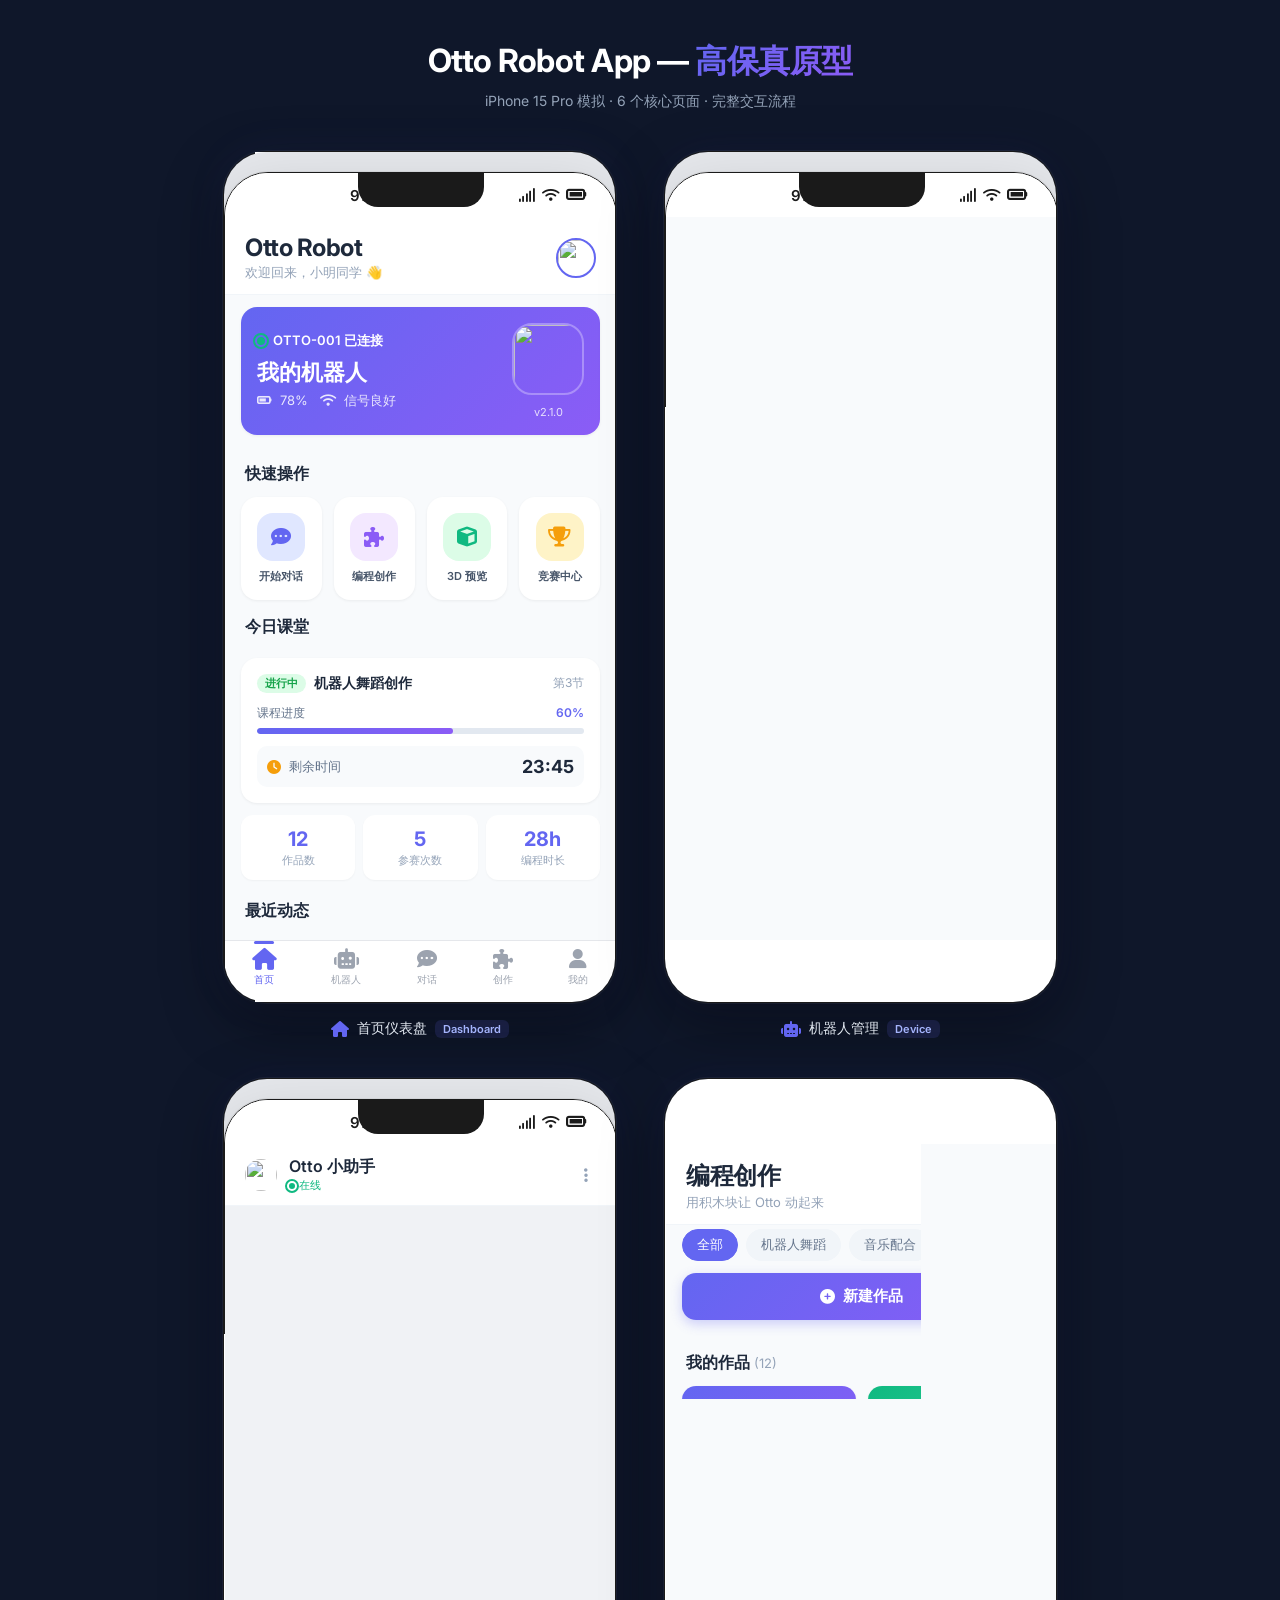
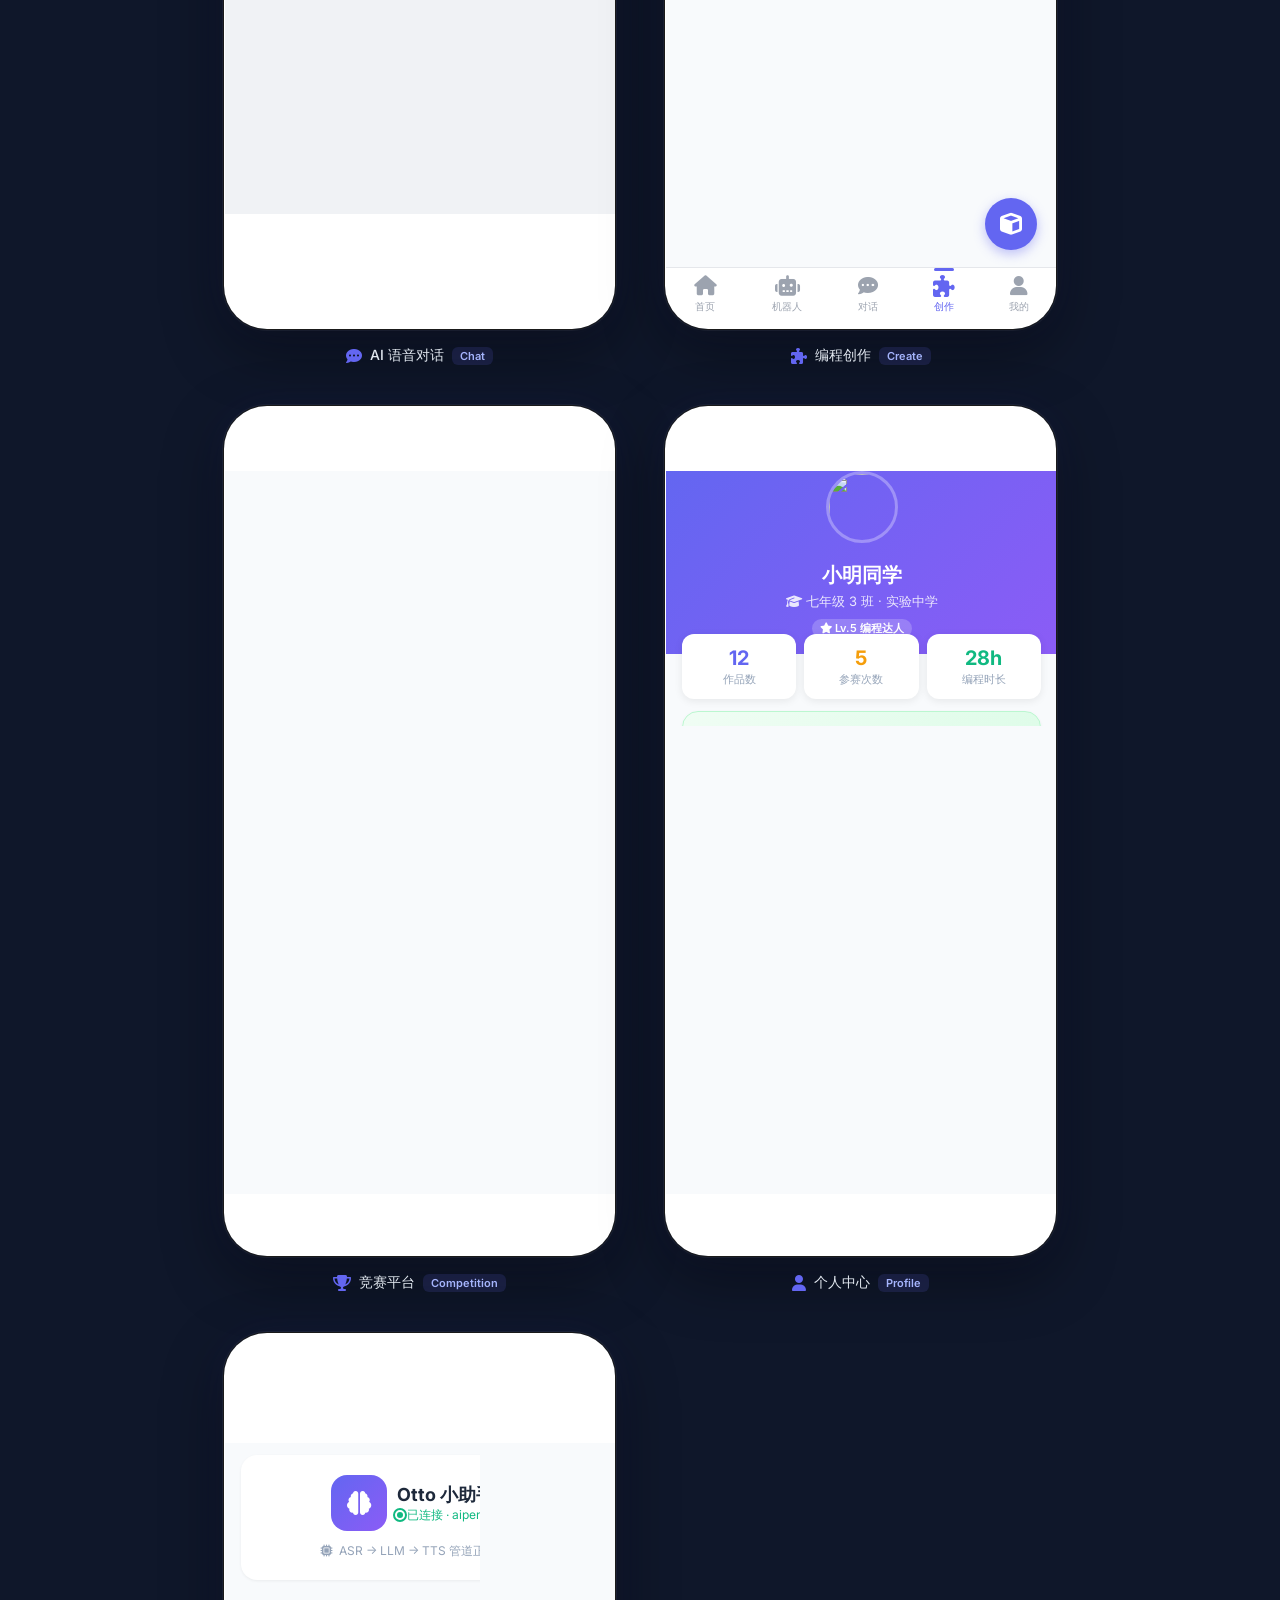
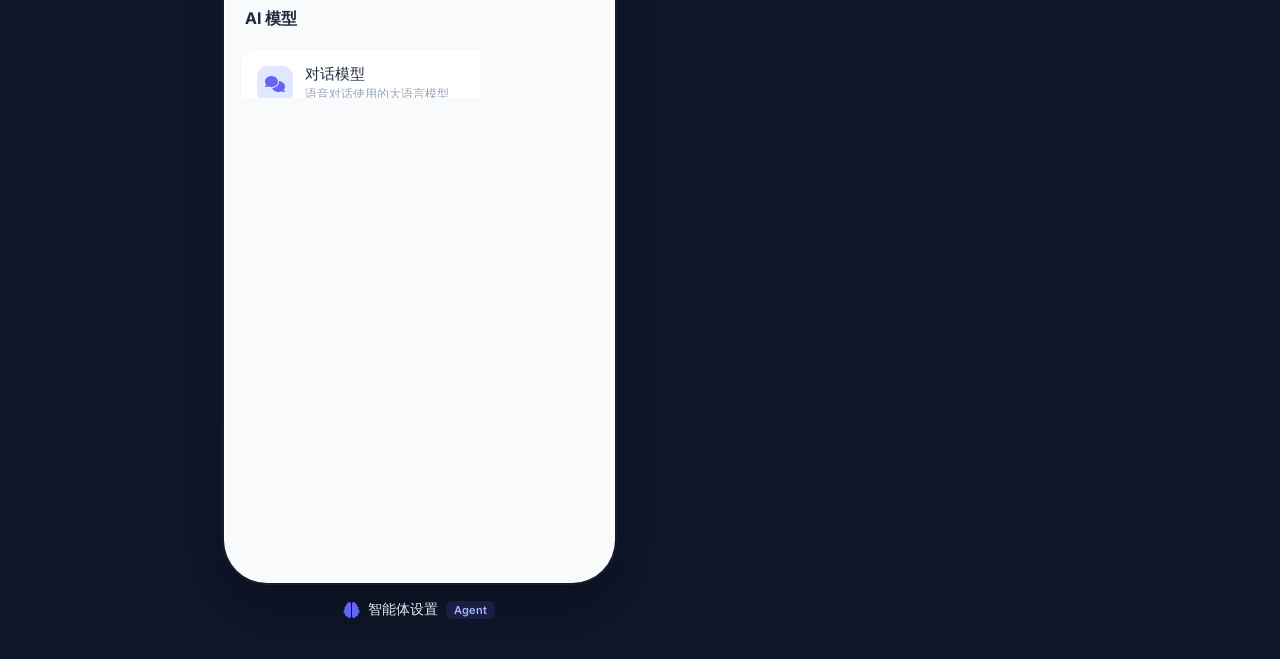
<file: prototype/index.html>
<!DOCTYPE html>
<html lang="zh-CN">
<head>
    <meta charset="UTF-8">
    <meta name="viewport" content="width=device-width, initial-scale=1.0">
    <title>Otto Robot App — 高保真原型</title>
    <link href="https://cdn.bootcdn.net/ajax/libs/font-awesome/6.7.2/css/all.min.css" rel="stylesheet">
    <style>
        @import url('https://fonts.googleapis.com/css2?family=Inter:wght@300;400;500;600;700&display=swap');

        * {
            margin: 0;
            padding: 0;
            box-sizing: border-box;
        }

        body {
            font-family: 'Inter', -apple-system, BlinkMacSystemFont, 'Segoe UI', sans-serif;
            background: #0f172a;
            min-height: 100vh;
            padding: 40px 20px;
            -webkit-font-smoothing: antialiased;
        }

        .page-title {
            text-align: center;
            color: #ffffff;
            margin-bottom: 40px;
        }

        .page-title h1 {
            font-size: 32px;
            font-weight: 700;
            letter-spacing: -0.5px;
            margin-bottom: 8px;
        }

        .page-title h1 span {
            background: linear-gradient(135deg, #6366f1, #8b5cf6);
            -webkit-background-clip: text;
            -webkit-text-fill-color: transparent;
        }

        .page-title p {
            font-size: 14px;
            color: #94a3b8;
        }

        .prototype-grid {
            display: grid;
            grid-template-columns: repeat(3, 393px);
            gap: 40px 48px;
            justify-content: center;
            max-width: 1340px;
            margin: 0 auto;
        }

        .prototype-item {
            display: flex;
            flex-direction: column;
            align-items: center;
            gap: 16px;
        }

        .phone-wrapper {
            width: 393px;
            height: 852px;
            border-radius: 44px;
            overflow: hidden;
            border: 1px solid #1a1a1a;
            box-shadow:
                0 0 0 1px rgba(255,255,255,0.05),
                0 20px 60px rgba(0, 0, 0, 0.4),
                0 0 40px rgba(99, 102, 241, 0.08);
            flex-shrink: 0;
        }

        .phone-wrapper iframe {
            width: 393px;
            height: 852px;
            border: none;
            display: block;
        }

        .prototype-label {
            display: flex;
            align-items: center;
            gap: 8px;
            color: #e2e8f0;
            font-size: 14px;
            font-weight: 500;
        }

        .prototype-label i {
            color: #6366f1;
            font-size: 16px;
        }

        .prototype-label .badge {
            display: inline-flex;
            align-items: center;
            padding: 2px 8px;
            border-radius: 6px;
            font-size: 11px;
            font-weight: 600;
            background: rgba(99, 102, 241, 0.15);
            color: #a5b4fc;
        }

        @media (max-width: 1340px) {
            .prototype-grid {
                grid-template-columns: repeat(2, 393px);
            }
        }

        @media (max-width: 900px) {
            .prototype-grid {
                grid-template-columns: 393px;
            }
        }
    </style>
</head>
<body>
    <div class="page-title">
        <h1>Otto Robot App — <span>高保真原型</span></h1>
        <p>iPhone 15 Pro 模拟 · 6 个核心页面 · 完整交互流程</p>
    </div>

    <div class="prototype-grid">
        <!-- Home -->
        <div class="prototype-item">
            <div class="phone-wrapper">
                <iframe src="./home.html"></iframe>
            </div>
            <div class="prototype-label">
                <i class="fas fa-home"></i>
                首页仪表盘
                <span class="badge">Dashboard</span>
            </div>
        </div>

        <!-- Robot -->
        <div class="prototype-item">
            <div class="phone-wrapper">
                <iframe src="./robot.html"></iframe>
            </div>
            <div class="prototype-label">
                <i class="fas fa-robot"></i>
                机器人管理
                <span class="badge">Device</span>
            </div>
        </div>

        <!-- Chat -->
        <div class="prototype-item">
            <div class="phone-wrapper">
                <iframe src="./chat.html"></iframe>
            </div>
            <div class="prototype-label">
                <i class="fas fa-comment-dots"></i>
                AI 语音对话
                <span class="badge">Chat</span>
            </div>
        </div>

        <!-- Create -->
        <div class="prototype-item">
            <div class="phone-wrapper">
                <iframe src="./create.html"></iframe>
            </div>
            <div class="prototype-label">
                <i class="fas fa-puzzle-piece"></i>
                编程创作
                <span class="badge">Create</span>
            </div>
        </div>

        <!-- Competition -->
        <div class="prototype-item">
            <div class="phone-wrapper">
                <iframe src="./competition.html"></iframe>
            </div>
            <div class="prototype-label">
                <i class="fas fa-trophy"></i>
                竞赛平台
                <span class="badge">Competition</span>
            </div>
        </div>

        <!-- Profile -->
        <div class="prototype-item">
            <div class="phone-wrapper">
                <iframe src="./profile.html"></iframe>
            </div>
            <div class="prototype-label">
                <i class="fas fa-user"></i>
                个人中心
                <span class="badge">Profile</span>
            </div>
        </div>

        <!-- Agent Settings -->
        <div class="prototype-item">
            <div class="phone-wrapper">
                <iframe src="./agent.html"></iframe>
            </div>
            <div class="prototype-label">
                <i class="fas fa-brain"></i>
                智能体设置
                <span class="badge">Agent</span>
            </div>
        </div>
    </div>
</body>
</html>
</file>
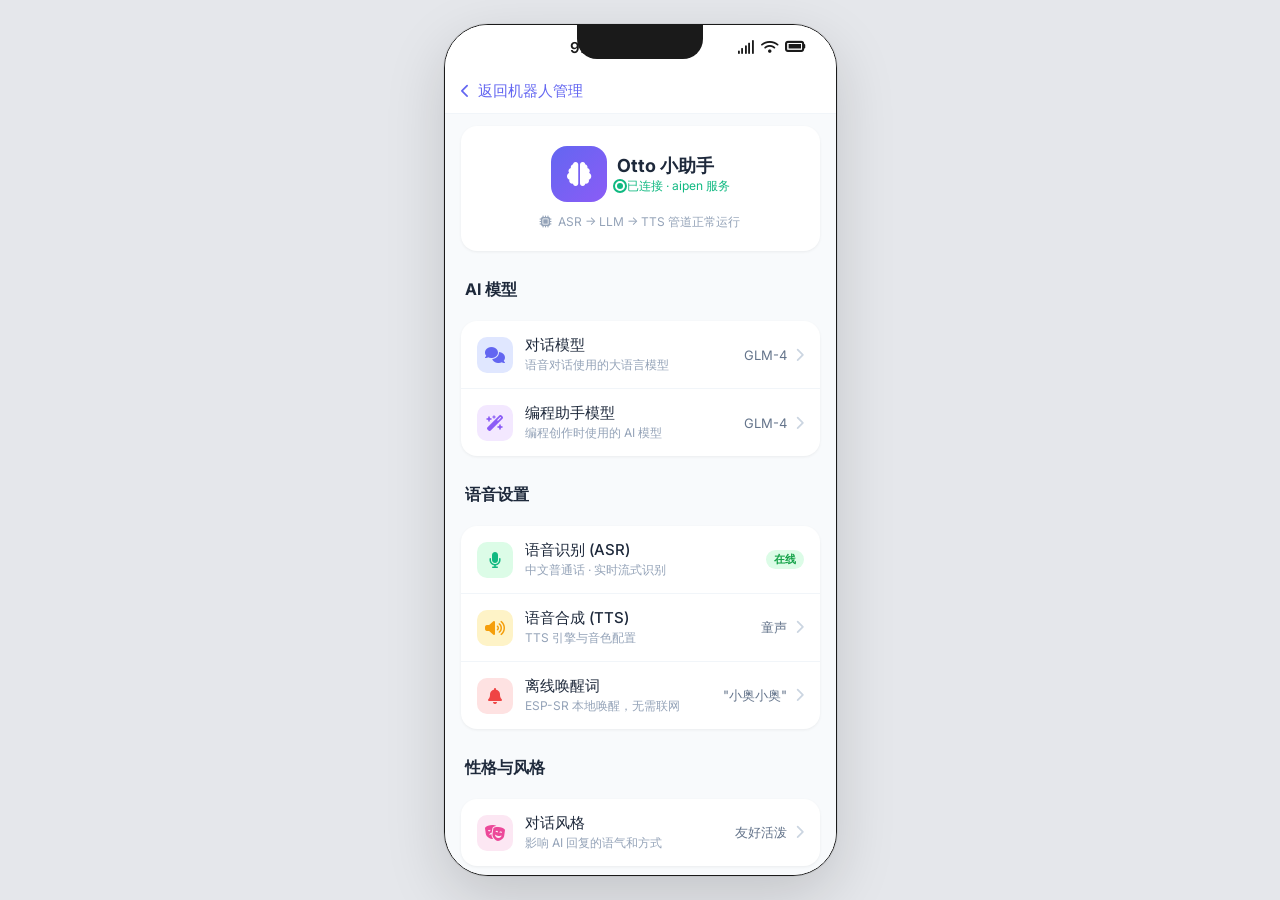
<file: prototype/agent.html>
<!DOCTYPE html>
<html lang="zh-CN">
<head>
    <meta charset="UTF-8">
    <meta name="viewport" content="width=device-width, initial-scale=1.0">
    <title>Otto Robot - 智能体设置</title>
    <link rel="stylesheet" href="style.css">
    <link href="https://cdn.bootcdn.net/ajax/libs/font-awesome/6.7.2/css/all.min.css" rel="stylesheet">
    <style>
        .toggle-switch {
            width: 44px;
            height: 26px;
            border-radius: 13px;
            background: #cbd5e1;
            position: relative;
            cursor: pointer;
            transition: background 0.2s;
            flex-shrink: 0;
        }
        .toggle-switch.active {
            background: #6366f1;
        }
        .toggle-switch::after {
            content: '';
            width: 22px;
            height: 22px;
            border-radius: 50%;
            background: #ffffff;
            position: absolute;
            top: 2px;
            left: 2px;
            transition: transform 0.2s;
            box-shadow: 0 1px 3px rgba(0,0,0,0.15);
        }
        .toggle-switch.active::after {
            transform: translateX(18px);
        }
        .setting-row {
            display: flex;
            align-items: center;
            padding: 14px 16px;
            border-bottom: 0.5px solid #f1f5f9;
            gap: 12px;
        }
        .setting-row:last-child {
            border-bottom: none;
        }
        .setting-info {
            flex: 1;
            min-width: 0;
        }
        .setting-name {
            font-size: 15px;
            font-weight: 500;
            color: #1e293b;
        }
        .setting-desc {
            font-size: 12px;
            color: #94a3b8;
            margin-top: 2px;
        }
        .setting-value {
            font-size: 13px;
            color: #64748b;
            flex-shrink: 0;
        }
        .radio-group {
            display: flex;
            gap: 8px;
            padding: 12px 16px;
            flex-wrap: wrap;
        }
        .radio-option {
            padding: 8px 14px;
            border-radius: 10px;
            font-size: 13px;
            font-weight: 500;
            border: 1.5px solid #e2e8f0;
            color: #64748b;
            cursor: pointer;
            transition: all 0.2s;
        }
        .radio-option.active {
            border-color: #6366f1;
            background: #e0e7ff;
            color: #6366f1;
        }
        .nav-back {
            display: flex;
            align-items: center;
            gap: 8px;
            padding: 12px 16px;
            color: #6366f1;
            font-size: 15px;
            font-weight: 500;
            text-decoration: none;
            background: #fff;
            border-bottom: 0.5px solid #f1f5f9;
            flex-shrink: 0;
        }
        .nav-back i {
            font-size: 14px;
        }
        .slider-track {
            width: 100%;
            height: 4px;
            background: #e2e8f0;
            border-radius: 2px;
            position: relative;
            margin-top: 8px;
        }
        .slider-fill {
            height: 100%;
            background: #6366f1;
            border-radius: 2px;
        }
        .slider-thumb {
            width: 20px;
            height: 20px;
            border-radius: 50%;
            background: #6366f1;
            position: absolute;
            top: 50%;
            transform: translate(-50%, -50%);
            box-shadow: 0 1px 4px rgba(99,102,241,0.4);
            border: 3px solid #fff;
        }
    </style>
</head>
<body>
    <div class="phone-frame">
        <!-- Status Bar -->
        <div class="status-bar">
            <span class="status-time">9:41</span>
            <div class="status-icons">
                <i class="fas fa-signal"></i>
                <i class="fas fa-wifi"></i>
                <i class="fas fa-battery-full"></i>
            </div>
        </div>

        <!-- Nav Back -->
        <a class="nav-back" href="robot.html">
            <i class="fas fa-chevron-left"></i>
            返回机器人管理
        </a>

        <!-- Content -->
        <div class="phone-content">
            <!-- Agent Status Card -->
            <div class="card" style="text-align:center;padding:20px;">
                <div style="display:flex;align-items:center;justify-content:center;gap:10px;margin-bottom:12px;">
                    <div style="width:56px;height:56px;border-radius:16px;background:linear-gradient(135deg,#6366f1,#8b5cf6);display:flex;align-items:center;justify-content:center;">
                        <i class="fas fa-brain" style="font-size:24px;color:#fff;"></i>
                    </div>
                    <div style="text-align:left;">
                        <div style="font-size:18px;font-weight:700;color:#1e293b;">Otto 小助手</div>
                        <div style="display:flex;align-items:center;gap:4px;">
                            <div class="pulse-dot" style="width:6px;height:6px;"></div>
                            <span style="font-size:12px;color:#10b981;">已连接 · aipen 服务</span>
                        </div>
                    </div>
                </div>
                <div style="font-size:12px;color:#94a3b8;">
                    <i class="fas fa-microchip" style="margin-right:3px;"></i>
                    ASR → LLM → TTS 管道正常运行
                </div>
            </div>

            <!-- AI Model Selection -->
            <div class="section-title">AI 模型</div>
            <div class="card" style="padding:0;overflow:hidden;">
                <div class="setting-row">
                    <div class="settings-icon" style="background:#e0e7ff;color:#6366f1;">
                        <i class="fas fa-comments"></i>
                    </div>
                    <div class="setting-info">
                        <div class="setting-name">对话模型</div>
                        <div class="setting-desc">语音对话使用的大语言模型</div>
                    </div>
                    <span class="setting-value">GLM-4 <i class="fas fa-chevron-right list-arrow" style="margin-left:4px;"></i></span>
                </div>
                <div class="setting-row">
                    <div class="settings-icon" style="background:#f3e8ff;color:#8b5cf6;">
                        <i class="fas fa-wand-magic-sparkles"></i>
                    </div>
                    <div class="setting-info">
                        <div class="setting-name">编程助手模型</div>
                        <div class="setting-desc">编程创作时使用的 AI 模型</div>
                    </div>
                    <span class="setting-value">GLM-4 <i class="fas fa-chevron-right list-arrow" style="margin-left:4px;"></i></span>
                </div>
            </div>

            <!-- Voice Settings -->
            <div class="section-title">语音设置</div>
            <div class="card" style="padding:0;overflow:hidden;">
                <div class="setting-row">
                    <div class="settings-icon" style="background:#dcfce7;color:#10b981;">
                        <i class="fas fa-microphone"></i>
                    </div>
                    <div class="setting-info">
                        <div class="setting-name">语音识别 (ASR)</div>
                        <div class="setting-desc">中文普通话 · 实时流式识别</div>
                    </div>
                    <span class="badge badge-success">在线</span>
                </div>
                <div class="setting-row">
                    <div class="settings-icon" style="background:#fef3c7;color:#f59e0b;">
                        <i class="fas fa-volume-up"></i>
                    </div>
                    <div class="setting-info">
                        <div class="setting-name">语音合成 (TTS)</div>
                        <div class="setting-desc">TTS 引擎与音色配置</div>
                    </div>
                    <span class="setting-value">童声 <i class="fas fa-chevron-right list-arrow" style="margin-left:4px;"></i></span>
                </div>
                <div class="setting-row">
                    <div class="settings-icon" style="background:#fee2e2;color:#ef4444;">
                        <i class="fas fa-bell"></i>
                    </div>
                    <div class="setting-info">
                        <div class="setting-name">离线唤醒词</div>
                        <div class="setting-desc">ESP-SR 本地唤醒，无需联网</div>
                    </div>
                    <span class="setting-value">"小奥小奥" <i class="fas fa-chevron-right list-arrow" style="margin-left:4px;"></i></span>
                </div>
            </div>

            <!-- Personality -->
            <div class="section-title">性格与风格</div>
            <div class="card" style="padding:0;overflow:hidden;">
                <div class="setting-row">
                    <div class="settings-icon" style="background:#fce7f3;color:#ec4899;">
                        <i class="fas fa-masks-theater"></i>
                    </div>
                    <div class="setting-info">
                        <div class="setting-name">对话风格</div>
                        <div class="setting-desc">影响 AI 回复的语气和方式</div>
                    </div>
                    <span class="setting-value">友好活泼 <i class="fas fa-chevron-right list-arrow" style="margin-left:4px;"></i></span>
                </div>
            </div>
            <div class="card">
                <div class="card-title">选择对话风格</div>
                <div class="radio-group" style="padding:0;">
                    <div class="radio-option" style="padding:10px 16px;">
                        <i class="fas fa-user-tie" style="margin-right:4px;"></i> 专业严谨
                    </div>
                    <div class="radio-option active" style="padding:10px 16px;">
                        <i class="fas fa-face-smile" style="margin-right:4px;"></i> 友好活泼
                    </div>
                    <div class="radio-option" style="padding:10px 16px;">
                        <i class="fas fa-graduation-cap" style="margin-right:4px;"></i> 耐心教导
                    </div>
                </div>
            </div>

            <!-- Custom Prompt -->
            <div class="card">
                <div class="card-title">自定义系统提示词</div>
                <div style="background:#f8fafc;border-radius:10px;padding:12px;font-size:13px;color:#475569;line-height:1.7;border:1px solid #e2e8f0;">
                    你是 Otto 机器人助手，面向 12-15 岁的初中生。你的任务是帮助学生编程学习，解答编程问题时要耐心引导而不是直接给答案。回复要简洁易懂，适当使用比喻和类比。
                </div>
                <button style="margin-top:10px;padding:8px 16px;border-radius:8px;background:#f1f5f9;color:#64748b;font-size:13px;font-weight:500;border:none;">
                    <i class="fas fa-edit" style="margin-right:4px;"></i>编辑提示词
                </button>
            </div>

            <!-- Response Settings -->
            <div class="section-title">响应设置</div>
            <div class="card" style="padding:0;overflow:hidden;">
                <div class="setting-row">
                    <div class="settings-icon" style="background:#e0f2fe;color:#0ea5e9;">
                        <i class="fas fa-gauge-high"></i>
                    </div>
                    <div class="setting-info">
                        <div class="setting-name">响应速度</div>
                        <div style="display:flex;align-items:center;gap:6px;margin-top:6px;">
                            <span style="font-size:11px;color:#94a3b8;">慢</span>
                            <div class="slider-track" style="flex:1;">
                                <div class="slider-fill" style="width:70%;"></div>
                                <div class="slider-thumb" style="left:70%;"></div>
                            </div>
                            <span style="font-size:11px;color:#94a3b8;">快</span>
                        </div>
                    </div>
                </div>
                <div class="setting-row">
                    <div class="settings-icon" style="background:#fef3c7;color:#f59e0b;">
                        <i class="fas fa-shield-halved"></i>
                    </div>
                    <div class="setting-info">
                        <div class="setting-name">内容安全</div>
                        <div class="setting-desc">过滤不适合未成年人的内容</div>
                    </div>
                    <div class="toggle-switch active"></div>
                </div>
                <div class="setting-row">
                    <div class="settings-icon" style="background:#f3e8ff;color:#8b5cf6;">
                        <i class="fas fa-language"></i>
                    </div>
                    <div class="setting-info">
                        <div class="setting-name">多语言支持</div>
                        <div class="setting-desc">允许使用英语对话练习</div>
                    </div>
                    <div class="toggle-switch active"></div>
                </div>
                <div class="setting-row">
                    <div class="settings-icon" style="background:#dcfce7;color:#10b981;">
                        <i class="fas fa-clock-rotate-left"></i>
                    </div>
                    <div class="setting-info">
                        <div class="setting-name">对话记忆</div>
                        <div class="setting-desc">记住上下文，支持连续对话</div>
                    </div>
                    <div class="toggle-switch active"></div>
                </div>
            </div>

            <!-- Knowledge Base -->
            <div class="section-title">知识库</div>
            <div class="card" style="padding:0;overflow:hidden;">
                <div class="setting-row">
                    <div class="settings-icon" style="background:#e0e7ff;color:#6366f1;">
                        <i class="fas fa-book"></i>
                    </div>
                    <div class="setting-info">
                        <div class="setting-name">编程知识库</div>
                        <div class="setting-desc">Python、C++、机器人控制等</div>
                    </div>
                    <div class="toggle-switch active"></div>
                </div>
                <div class="setting-row">
                    <div class="settings-icon" style="background:#fef3c7;color:#f59e0b;">
                        <i class="fas fa-cogs"></i>
                    </div>
                    <div class="setting-info">
                        <div class="setting-name">Otto 硬件手册</div>
                        <div class="setting-desc">舵机参数、传感器用法等</div>
                    </div>
                    <div class="toggle-switch active"></div>
                </div>
                <div class="setting-row">
                    <div class="settings-icon" style="background:#fce7f3;color:#ec4899;">
                        <i class="fas fa-plus-circle"></i>
                    </div>
                    <div class="setting-info">
                        <div class="setting-name">自定义知识库</div>
                        <div class="setting-desc">上传文档扩展 AI 知识范围</div>
                    </div>
                    <i class="fas fa-chevron-right list-arrow"></i>
                </div>
            </div>

            <!-- Save Button -->
            <div style="padding:16px;">
                <button style="width:100%;padding:14px;border-radius:12px;background:linear-gradient(135deg,#6366f1,#8b5cf6);color:#fff;font-size:15px;font-weight:600;border:none;box-shadow:0 4px 12px rgba(99,102,241,0.3);">
                    <i class="fas fa-check" style="margin-right:6px;"></i>保存设置
                </button>
            </div>

            <div style="height:20px;"></div>
        </div>
    </div>
</body>
</html>
</file>
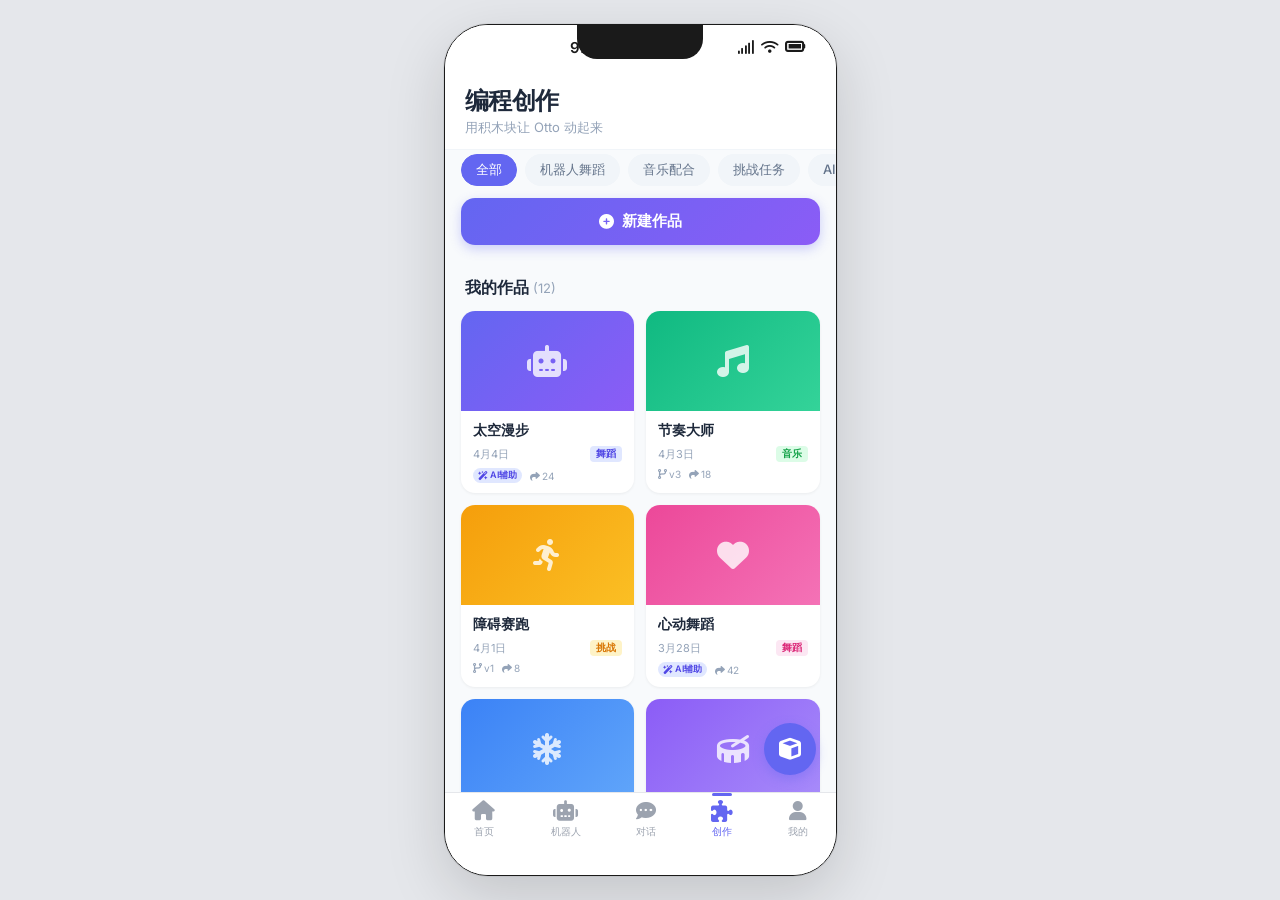
<file: prototype/create.html>
<!DOCTYPE html>
<html lang="zh-CN">
<head>
    <meta charset="UTF-8">
    <meta name="viewport" content="width=device-width, initial-scale=1.0">
    <title>Otto Robot - 编程创作</title>
    <link rel="stylesheet" href="style.css">
    <link href="https://cdn.bootcdn.net/ajax/libs/font-awesome/6.7.2/css/all.min.css" rel="stylesheet">
</head>
<body>
    <div class="phone-frame">
        <!-- Status Bar -->
        <div class="status-bar">
            <span class="status-time">9:41</span>
            <div class="status-icons">
                <i class="fas fa-signal"></i>
                <i class="fas fa-wifi"></i>
                <i class="fas fa-battery-full"></i>
            </div>
        </div>

        <!-- Content -->
        <div class="phone-content">
            <!-- Header -->
            <div class="page-header">
                <h1 style="font-size:24px;">编程创作</h1>
                <p>用积木块让 Otto 动起来</p>
            </div>

            <!-- Filter Tags -->
            <div class="filter-scroll" style="margin-top:4px;">
                <div class="filter-tag active">全部</div>
                <div class="filter-tag">机器人舞蹈</div>
                <div class="filter-tag">音乐配合</div>
                <div class="filter-tag">挑战任务</div>
                <div class="filter-tag">AI 生成</div>
            </div>

            <!-- New Project Button -->
            <div style="padding:12px 16px 0;">
                <button style="width:100%;padding:14px;border-radius:14px;background:linear-gradient(135deg,#6366f1,#8b5cf6);color:#fff;font-size:15px;font-weight:600;border:none;display:flex;align-items:center;justify-content:center;gap:8px;box-shadow:0 4px 12px rgba(99,102,241,0.3);">
                    <i class="fas fa-plus-circle"></i>
                    新建作品
                </button>
            </div>

            <!-- Works Grid -->
            <div class="section-title" style="margin-top:16px;">我的作品 <span style="font-size:13px;font-weight:400;color:#94a3b8;">(12)</span></div>
            <div class="work-grid">
                <!-- Work 1 -->
                <div class="work-card">
                    <div class="work-thumb" style="background:linear-gradient(135deg,#6366f1,#8b5cf6);display:flex;align-items:center;justify-content:center;">
                        <i class="fas fa-robot" style="font-size:32px;color:rgba(255,255,255,0.8);"></i>
                    </div>
                    <div class="work-info">
                        <div class="work-title">太空漫步</div>
                        <div class="work-meta">
                            <span class="work-date">4月4日</span>
                            <div class="work-tags">
                                <span class="work-tag" style="background:#e0e7ff;color:#4f46e5;">舞蹈</span>
                            </div>
                        </div>
                        <div style="display:flex;align-items:center;gap:8px;margin-top:6px;">
                            <span class="badge badge-info" style="font-size:9px;padding:1px 5px;"><i class="fas fa-wand-magic-sparkles" style="margin-right:2px;"></i>AI辅助</span>
                            <span style="font-size:10px;color:#94a3b8;"><i class="fas fa-share" style="margin-right:2px;"></i>24</span>
                        </div>
                    </div>
                </div>

                <!-- Work 2 -->
                <div class="work-card">
                    <div class="work-thumb" style="background:linear-gradient(135deg,#10b981,#34d399);display:flex;align-items:center;justify-content:center;">
                        <i class="fas fa-music" style="font-size:32px;color:rgba(255,255,255,0.8);"></i>
                    </div>
                    <div class="work-info">
                        <div class="work-title">节奏大师</div>
                        <div class="work-meta">
                            <span class="work-date">4月3日</span>
                            <div class="work-tags">
                                <span class="work-tag" style="background:#dcfce7;color:#16a34a;">音乐</span>
                            </div>
                        </div>
                        <div style="display:flex;align-items:center;gap:8px;margin-top:6px;">
                            <span style="font-size:10px;color:#94a3b8;"><i class="fas fa-code-branch" style="margin-right:2px;"></i>v3</span>
                            <span style="font-size:10px;color:#94a3b8;"><i class="fas fa-share" style="margin-right:2px;"></i>18</span>
                        </div>
                    </div>
                </div>

                <!-- Work 3 -->
                <div class="work-card">
                    <div class="work-thumb" style="background:linear-gradient(135deg,#f59e0b,#fbbf24);display:flex;align-items:center;justify-content:center;">
                        <i class="fas fa-person-running" style="font-size:32px;color:rgba(255,255,255,0.8);"></i>
                    </div>
                    <div class="work-info">
                        <div class="work-title">障碍赛跑</div>
                        <div class="work-meta">
                            <span class="work-date">4月1日</span>
                            <div class="work-tags">
                                <span class="work-tag" style="background:#fef3c7;color:#d97706;">挑战</span>
                            </div>
                        </div>
                        <div style="display:flex;align-items:center;gap:8px;margin-top:6px;">
                            <span style="font-size:10px;color:#94a3b8;"><i class="fas fa-code-branch" style="margin-right:2px;"></i>v1</span>
                            <span style="font-size:10px;color:#94a3b8;"><i class="fas fa-share" style="margin-right:2px;"></i>8</span>
                        </div>
                    </div>
                </div>

                <!-- Work 4 -->
                <div class="work-card">
                    <div class="work-thumb" style="background:linear-gradient(135deg,#ec4899,#f472b6);display:flex;align-items:center;justify-content:center;">
                        <i class="fas fa-heart" style="font-size:32px;color:rgba(255,255,255,0.8);"></i>
                    </div>
                    <div class="work-info">
                        <div class="work-title">心动舞蹈</div>
                        <div class="work-meta">
                            <span class="work-date">3月28日</span>
                            <div class="work-tags">
                                <span class="work-tag" style="background:#fce7f3;color:#db2777;">舞蹈</span>
                            </div>
                        </div>
                        <div style="display:flex;align-items:center;gap:8px;margin-top:6px;">
                            <span class="badge badge-info" style="font-size:9px;padding:1px 5px;"><i class="fas fa-wand-magic-sparkles" style="margin-right:2px;"></i>AI辅助</span>
                            <span style="font-size:10px;color:#94a3b8;"><i class="fas fa-share" style="margin-right:2px;"></i>42</span>
                        </div>
                    </div>
                </div>

                <!-- Work 5 -->
                <div class="work-card">
                    <div class="work-thumb" style="background:linear-gradient(135deg,#3b82f6,#60a5fa);display:flex;align-items:center;justify-content:center;">
                        <i class="fas fa-snowflake" style="font-size:32px;color:rgba(255,255,255,0.8);"></i>
                    </div>
                    <div class="work-info">
                        <div class="work-title">冰雪奇缘</div>
                        <div class="work-meta">
                            <span class="work-date">3月25日</span>
                            <div class="work-tags">
                                <span class="work-tag" style="background:#dbeafe;color:#2563eb;">舞蹈</span>
                            </div>
                        </div>
                        <div style="display:flex;align-items:center;gap:8px;margin-top:6px;">
                            <span style="font-size:10px;color:#94a3b8;"><i class="fas fa-code-branch" style="margin-right:2px;"></i>v2</span>
                            <span style="font-size:10px;color:#94a3b8;"><i class="fas fa-share" style="margin-right:2px;"></i>15</span>
                        </div>
                    </div>
                </div>

                <!-- Work 6 -->
                <div class="work-card">
                    <div class="work-thumb" style="background:linear-gradient(135deg,#8b5cf6,#a78bfa);display:flex;align-items:center;justify-content:center;">
                        <i class="fas fa-drum" style="font-size:32px;color:rgba(255,255,255,0.8);"></i>
                    </div>
                    <div class="work-info">
                        <div class="work-title">架子鼓 Otto</div>
                        <div class="work-meta">
                            <span class="work-date">3月20日</span>
                            <div class="work-tags">
                                <span class="work-tag" style="background:#f3e8ff;color:#7c3aed;">音乐</span>
                            </div>
                        </div>
                        <div style="display:flex;align-items:center;gap:8px;margin-top:6px;">
                            <span style="font-size:10px;color:#94a3b8;"><i class="fas fa-code-branch" style="margin-right:2px;"></i>v1</span>
                            <span style="font-size:10px;color:#94a3b8;"><i class="fas fa-share" style="margin-right:2px;"></i>31</span>
                        </div>
                    </div>
                </div>
            </div>

            <div style="height:20px;"></div>
        </div>

        <!-- FAB: 3D Preview -->
        <button class="fab-btn" title="3D 预览">
            <i class="fas fa-cube"></i>
        </button>

        <!-- Tab Bar -->
        <div class="tab-bar">
            <a class="tab-item" href="home.html">
                <i class="fas fa-home"></i>
                <span>首页</span>
            </a>
            <a class="tab-item" href="robot.html">
                <i class="fas fa-robot"></i>
                <span>机器人</span>
            </a>
            <a class="tab-item" href="chat.html">
                <i class="fas fa-comment-dots"></i>
                <span>对话</span>
            </a>
            <a class="tab-item active" href="create.html">
                <i class="fas fa-puzzle-piece"></i>
                <span>创作</span>
            </a>
            <a class="tab-item" href="profile.html">
                <i class="fas fa-user"></i>
                <span>我的</span>
            </a>
        </div>
    </div>
</body>
</html>
</file>
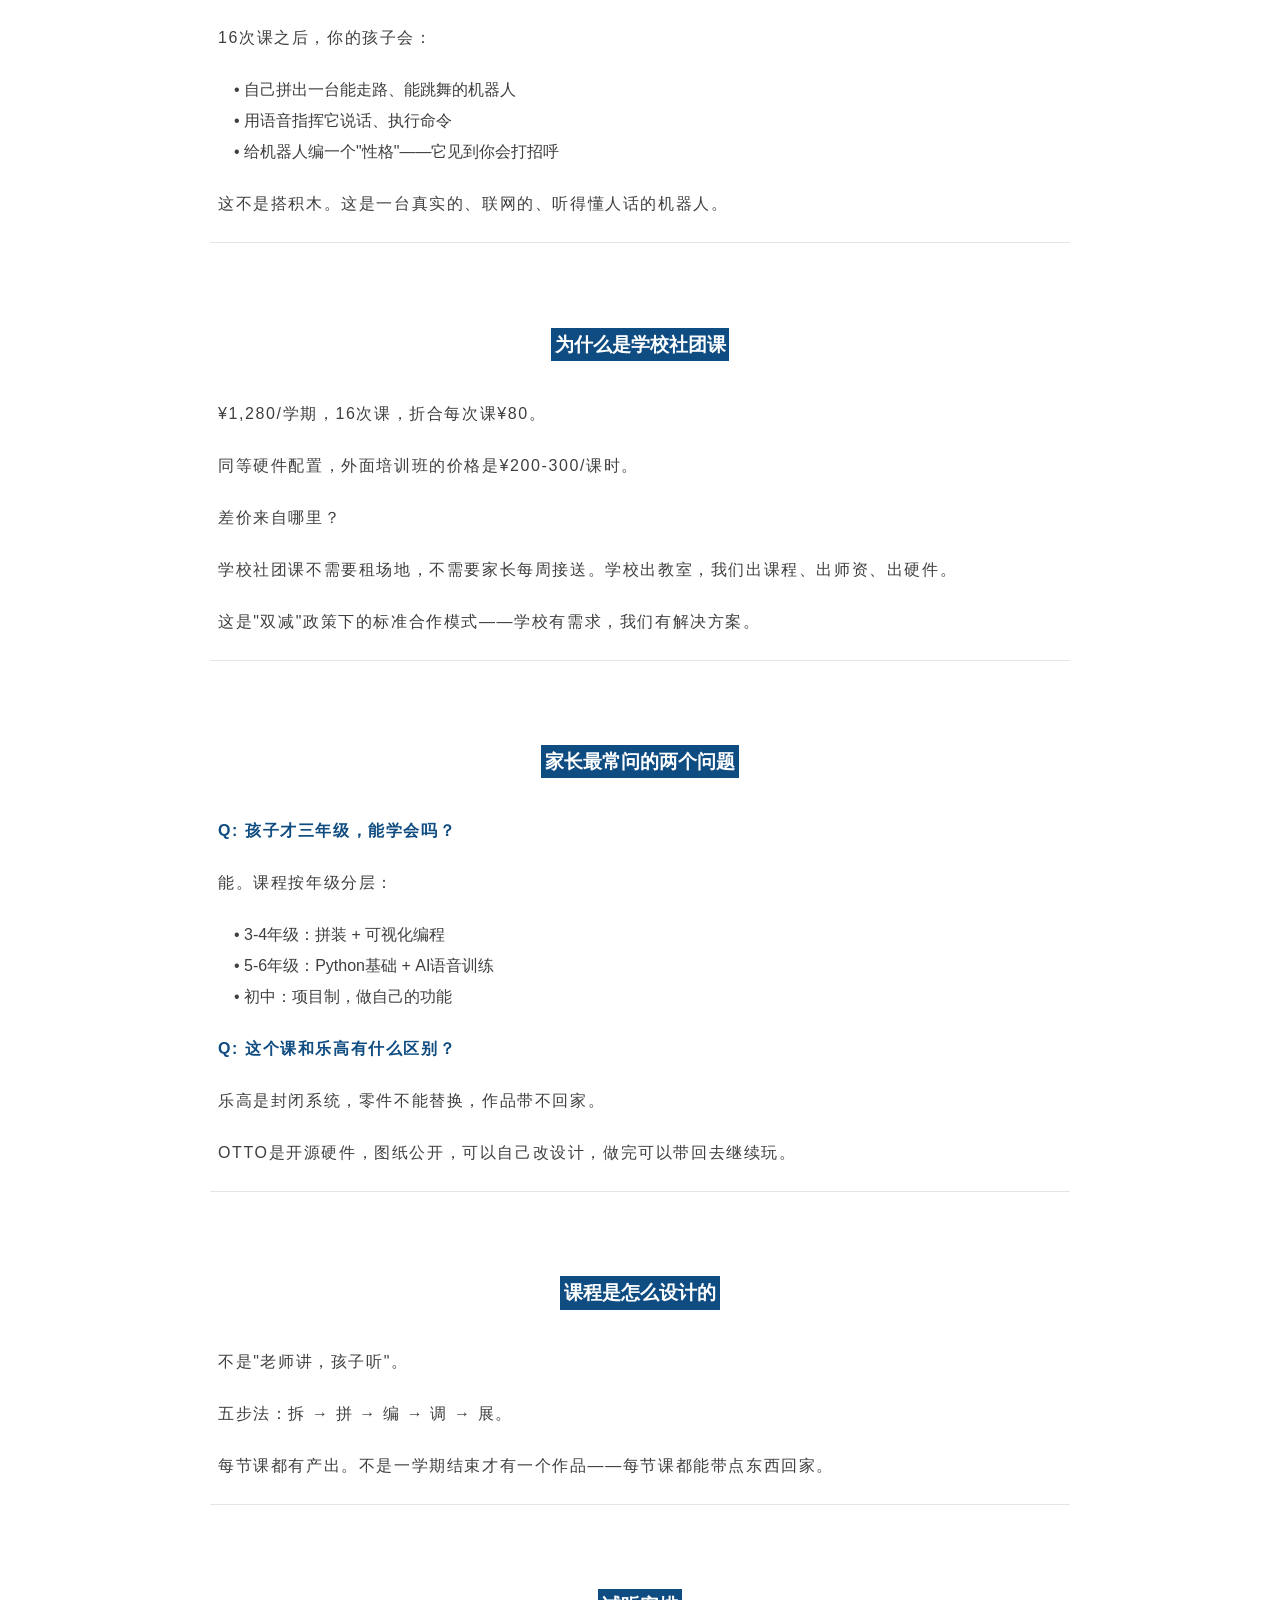
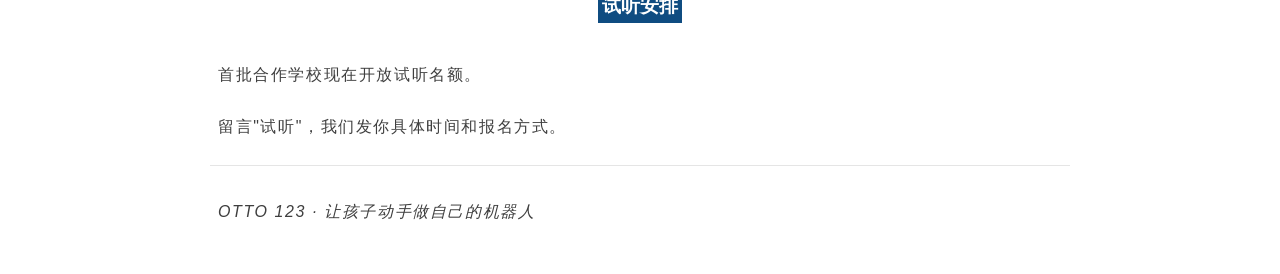
<file: post-to-wechat/2026-04-13/otto123-robot-course.html>
<!doctype html>
<html style="      ">
<head>
  <meta charset="utf-8">
  <meta name="viewport" content="width=device-width, initial-scale=1">
  <title>¥1,280让孩子做一台真正能说话的机器人，值得吗？</title>
  <meta name="author" content="OTTO 123">
  
  
</head>
<body style="padding: 24px; background: #ffffff; max-width: 860px; margin: 0 auto; font-family: -apple-system-font,BlinkMacSystemFont, Helvetica Neue, PingFang SC, Hiragino Sans GB , Microsoft YaHei UI , Microsoft YaHei ,Arial,sans-serif; font-size: 16px; line-height: 1.75; text-align: left;">
  <div id="output">
<section class="container" style="font-family: -apple-system-font,BlinkMacSystemFont, Helvetica Neue, PingFang SC, Hiragino Sans GB , Microsoft YaHei UI , Microsoft YaHei ,Arial,sans-serif; font-size: 16px; line-height: 1.75; text-align: left;"><p class="p" style="margin: 1.5em 8px; letter-spacing: 0.1em; color: #3f3f3f; margin-top: 0 !important;">16次课之后，你的孩子会：</p><ul class="ul" style="list-style: circle; padding-left: 1em; margin-left: 0; color: #3f3f3f;"><li class="listitem" style="display: block; margin: 0.2em 8px; color: #3f3f3f;">• 自己拼出一台能走路、能跳舞的机器人</li><li class="listitem" style="display: block; margin: 0.2em 8px; color: #3f3f3f;">• 用语音指挥它说话、执行命令</li><li class="listitem" style="display: block; margin: 0.2em 8px; color: #3f3f3f;">• 给机器人编一个&quot;性格&quot;——它见到你会打招呼</li></ul><p class="p" style="margin: 1.5em 8px; letter-spacing: 0.1em; color: #3f3f3f;">这不是搭积木。这是一台真实的、联网的、听得懂人话的机器人。</p><hr class="hr" style="border-style: solid; border-width: 2px 0 0; border-color: rgba(0, 0, 0, 0.1); -webkit-transform-origin: 0 0; -webkit-transform: scale(1, 0.5); transform-origin: 0 0; transform: scale(1, 0.5); height: 0.4em; margin: 1.5em 0;"><h2 class="h2" data-heading="true" style="display: table; padding: 0 0.2em; margin: 4em auto 2em; color: #fff; background: #0F4C81; font-size: calc(16px * 1.2); font-weight: bold; text-align: center;">为什么是学校社团课</h2><p class="p" style="margin: 1.5em 8px; letter-spacing: 0.1em; color: #3f3f3f;">¥1,280/学期，16次课，折合每次课¥80。</p><p class="p" style="margin: 1.5em 8px; letter-spacing: 0.1em; color: #3f3f3f;">同等硬件配置，外面培训班的价格是¥200-300/课时。</p><p class="p" style="margin: 1.5em 8px; letter-spacing: 0.1em; color: #3f3f3f;">差价来自哪里？</p><p class="p" style="margin: 1.5em 8px; letter-spacing: 0.1em; color: #3f3f3f;">学校社团课不需要租场地，不需要家长每周接送。学校出教室，我们出课程、出师资、出硬件。</p><p class="p" style="margin: 1.5em 8px; letter-spacing: 0.1em; color: #3f3f3f;">这是&quot;双减&quot;政策下的标准合作模式——学校有需求，我们有解决方案。</p><hr class="hr" style="border-style: solid; border-width: 2px 0 0; border-color: rgba(0, 0, 0, 0.1); -webkit-transform-origin: 0 0; -webkit-transform: scale(1, 0.5); transform-origin: 0 0; transform: scale(1, 0.5); height: 0.4em; margin: 1.5em 0;"><h2 class="h2" data-heading="true" style="display: table; padding: 0 0.2em; margin: 4em auto 2em; color: #fff; background: #0F4C81; font-size: calc(16px * 1.2); font-weight: bold; text-align: center;">家长最常问的两个问题</h2><p class="p" style="margin: 1.5em 8px; letter-spacing: 0.1em; color: #3f3f3f;"><strong style="color: #0F4C81; font-weight: bold; font-size: inherit;">Q: 孩子才三年级，能学会吗？</strong></p><p class="p" style="margin: 1.5em 8px; letter-spacing: 0.1em; color: #3f3f3f;">能。课程按年级分层：</p><ul class="ul" style="list-style: circle; padding-left: 1em; margin-left: 0; color: #3f3f3f;"><li class="listitem" style="display: block; margin: 0.2em 8px; color: #3f3f3f;">• 3-4年级：拼装 + 可视化编程</li><li class="listitem" style="display: block; margin: 0.2em 8px; color: #3f3f3f;">• 5-6年级：Python基础 + AI语音训练</li><li class="listitem" style="display: block; margin: 0.2em 8px; color: #3f3f3f;">• 初中：项目制，做自己的功能</li></ul><p class="p" style="margin: 1.5em 8px; letter-spacing: 0.1em; color: #3f3f3f;"><strong style="color: #0F4C81; font-weight: bold; font-size: inherit;">Q: 这个课和乐高有什么区别？</strong></p><p class="p" style="margin: 1.5em 8px; letter-spacing: 0.1em; color: #3f3f3f;">乐高是封闭系统，零件不能替换，作品带不回家。</p><p class="p" style="margin: 1.5em 8px; letter-spacing: 0.1em; color: #3f3f3f;">OTTO是开源硬件，图纸公开，可以自己改设计，做完可以带回去继续玩。</p><hr class="hr" style="border-style: solid; border-width: 2px 0 0; border-color: rgba(0, 0, 0, 0.1); -webkit-transform-origin: 0 0; -webkit-transform: scale(1, 0.5); transform-origin: 0 0; transform: scale(1, 0.5); height: 0.4em; margin: 1.5em 0;"><h2 class="h2" data-heading="true" style="display: table; padding: 0 0.2em; margin: 4em auto 2em; color: #fff; background: #0F4C81; font-size: calc(16px * 1.2); font-weight: bold; text-align: center;">课程是怎么设计的</h2><p class="p" style="margin: 1.5em 8px; letter-spacing: 0.1em; color: #3f3f3f;">不是&quot;老师讲，孩子听&quot;。</p><p class="p" style="margin: 1.5em 8px; letter-spacing: 0.1em; color: #3f3f3f;">五步法：拆 → 拼 → 编 → 调 → 展。</p><p class="p" style="margin: 1.5em 8px; letter-spacing: 0.1em; color: #3f3f3f;">每节课都有产出。不是一学期结束才有一个作品——每节课都能带点东西回家。</p><hr class="hr" style="border-style: solid; border-width: 2px 0 0; border-color: rgba(0, 0, 0, 0.1); -webkit-transform-origin: 0 0; -webkit-transform: scale(1, 0.5); transform-origin: 0 0; transform: scale(1, 0.5); height: 0.4em; margin: 1.5em 0;"><h2 class="h2" data-heading="true" style="display: table; padding: 0 0.2em; margin: 4em auto 2em; color: #fff; background: #0F4C81; font-size: calc(16px * 1.2); font-weight: bold; text-align: center;">试听安排</h2><p class="p" style="margin: 1.5em 8px; letter-spacing: 0.1em; color: #3f3f3f;">首批合作学校现在开放试听名额。</p><p class="p" style="margin: 1.5em 8px; letter-spacing: 0.1em; color: #3f3f3f;">留言&quot;试听&quot;，我们发你具体时间和报名方式。</p><hr class="hr" style="border-style: solid; border-width: 2px 0 0; border-color: rgba(0, 0, 0, 0.1); -webkit-transform-origin: 0 0; -webkit-transform: scale(1, 0.5); transform-origin: 0 0; transform: scale(1, 0.5); height: 0.4em; margin: 1.5em 0;"><p class="p" style="margin: 1.5em 8px; letter-spacing: 0.1em; color: #3f3f3f;"><em style="font-style: italic; font-size: inherit;">OTTO 123 · 让孩子动手做自己的机器人</em></p>
    
  
    
  
    
  </section>
  </div>
</body>
</html>
</file>
<file: prototype/style.css>
/* ===== Otto Robot App Prototype - Shared Styles ===== */

@import url('https://fonts.googleapis.com/css2?family=Inter:wght@300;400;500;600;700&display=swap');

* {
    margin: 0;
    padding: 0;
    box-sizing: border-box;
    -webkit-font-smoothing: antialiased;
}

body {
    font-family: 'Inter', -apple-system, BlinkMacSystemFont, 'Segoe UI', sans-serif;
    background: #e5e7eb;
    display: flex;
    align-items: center;
    justify-content: center;
    min-height: 100vh;
    padding: 20px;
}

/* ===== Phone Frame ===== */
.phone-frame {
    width: 393px;
    height: 852px;
    background: #ffffff;
    border-radius: 44px;
    border: 1px solid #1a1a1a;
    overflow: hidden;
    display: flex;
    flex-direction: column;
    position: relative;
    box-shadow: 0 20px 60px rgba(0, 0, 0, 0.15), 0 0 0 1px rgba(0,0,0,0.05);
    flex-shrink: 0;
}

/* ===== iOS Status Bar ===== */
.status-bar {
    height: 44px;
    background: #ffffff;
    display: flex;
    align-items: center;
    justify-content: space-between;
    padding: 0 28px;
    font-size: 14px;
    font-weight: 600;
    color: #1a1a1a;
    flex-shrink: 0;
    position: relative;
    z-index: 10;
}

.status-bar::before {
    content: '';
    position: absolute;
    top: 0;
    left: 50%;
    transform: translateX(-50%);
    width: 126px;
    height: 34px;
    background: #1a1a1a;
    border-radius: 0 0 20px 20px;
}

.status-time {
    font-size: 15px;
    font-weight: 600;
    letter-spacing: 0.5px;
    margin-left: auto;
    margin-right: auto;
    padding-left: 30px;
}

.status-icons {
    display: flex;
    align-items: center;
    gap: 6px;
    margin-left: auto;
    margin-right: 0;
    padding-right: 2px;
}

.status-icons i {
    font-size: 14px;
}

.status-icons .fa-battery-full {
    font-size: 18px;
}

/* ===== Dynamic Island Notch ===== */
.notch {
    width: 126px;
    height: 34px;
    background: #1a1a1a;
    border-radius: 0 0 20px 20px;
    margin: 0 auto;
    flex-shrink: 0;
}

/* ===== Content Area ===== */
.phone-content {
    flex: 1;
    overflow-y: auto;
    overflow-x: hidden;
    -webkit-overflow-scrolling: touch;
    background: #f8fafc;
}

.phone-content::-webkit-scrollbar {
    display: none;
}

/* ===== Tab Bar ===== */
.tab-bar {
    height: 83px;
    background: #ffffff;
    border-top: 0.5px solid #e5e7eb;
    display: flex;
    align-items: flex-start;
    justify-content: space-around;
    padding-top: 8px;
    flex-shrink: 0;
    position: relative;
    z-index: 10;
}

.tab-item {
    display: flex;
    flex-direction: column;
    align-items: center;
    gap: 4px;
    text-decoration: none;
    color: #9ca3af;
    font-size: 10px;
    font-weight: 500;
    transition: color 0.2s;
    padding: 0 12px;
    position: relative;
}

.tab-item i {
    font-size: 20px;
    transition: all 0.2s;
}

.tab-item.active {
    color: #6366f1;
}

.tab-item.active i {
    transform: scale(1.1);
}

.tab-item.active::before {
    content: '';
    position: absolute;
    top: -8px;
    left: 50%;
    transform: translateX(-50%);
    width: 20px;
    height: 3px;
    background: #6366f1;
    border-radius: 2px;
}

/* ===== Page Header ===== */
.page-header {
    background: #ffffff;
    padding: 16px 20px 12px;
    border-bottom: 0.5px solid #f1f5f9;
}

.page-header h1 {
    font-size: 28px;
    font-weight: 700;
    color: #1e293b;
    letter-spacing: -0.5px;
}

.page-header p {
    font-size: 13px;
    color: #94a3b8;
    margin-top: 2px;
}

/* ===== Common Components ===== */
.card {
    background: #ffffff;
    border-radius: 16px;
    padding: 16px;
    margin: 12px 16px;
    box-shadow: 0 1px 3px rgba(0,0,0,0.06);
}

.card-title {
    font-size: 13px;
    font-weight: 600;
    color: #64748b;
    text-transform: uppercase;
    letter-spacing: 0.5px;
    margin-bottom: 8px;
}

.badge {
    display: inline-flex;
    align-items: center;
    padding: 2px 8px;
    border-radius: 9999px;
    font-size: 11px;
    font-weight: 600;
}

.badge-success {
    background: #dcfce7;
    color: #16a34a;
}

.badge-warning {
    background: #fef3c7;
    color: #d97706;
}

.badge-danger {
    background: #fee2e2;
    color: #dc2626;
}

.badge-info {
    background: #e0e7ff;
    color: #4f46e5;
}

.badge-purple {
    background: #f3e8ff;
    color: #7c3aed;
}

.section-title {
    font-size: 16px;
    font-weight: 700;
    color: #1e293b;
    padding: 16px 20px 8px;
}

.list-item {
    display: flex;
    align-items: center;
    padding: 14px 20px;
    background: #ffffff;
    border-bottom: 0.5px solid #f1f5f9;
    gap: 12px;
    transition: background 0.15s;
}

.list-item:active {
    background: #f8fafc;
}

.list-item:last-child {
    border-bottom: none;
}

.list-icon {
    width: 40px;
    height: 40px;
    border-radius: 12px;
    display: flex;
    align-items: center;
    justify-content: center;
    flex-shrink: 0;
}

.list-content {
    flex: 1;
    min-width: 0;
}

.list-title {
    font-size: 15px;
    font-weight: 500;
    color: #1e293b;
}

.list-desc {
    font-size: 12px;
    color: #94a3b8;
    margin-top: 1px;
}

.list-arrow {
    color: #cbd5e1;
    font-size: 14px;
}

/* Quick Action Buttons */
.quick-actions {
    display: grid;
    grid-template-columns: repeat(4, 1fr);
    gap: 12px;
    padding: 0 16px;
    margin-top: 4px;
}

.quick-action {
    display: flex;
    flex-direction: column;
    align-items: center;
    gap: 8px;
    padding: 16px 8px;
    background: #ffffff;
    border-radius: 16px;
    box-shadow: 0 1px 3px rgba(0,0,0,0.06);
    transition: transform 0.15s;
}

.quick-action:active {
    transform: scale(0.96);
}

.quick-action-icon {
    width: 48px;
    height: 48px;
    border-radius: 16px;
    display: flex;
    align-items: center;
    justify-content: center;
    font-size: 20px;
}

.quick-action-label {
    font-size: 11px;
    font-weight: 600;
    color: #475569;
}

/* Progress Bar */
.progress-bar {
    width: 100%;
    height: 6px;
    background: #e2e8f0;
    border-radius: 3px;
    overflow: hidden;
}

.progress-fill {
    height: 100%;
    border-radius: 3px;
    transition: width 0.3s ease;
}

/* Stat Card */
.stat-grid {
    display: grid;
    grid-template-columns: repeat(3, 1fr);
    gap: 8px;
    padding: 0 16px;
    margin-top: 4px;
}

.stat-card {
    background: #ffffff;
    border-radius: 12px;
    padding: 12px;
    text-align: center;
    box-shadow: 0 1px 2px rgba(0,0,0,0.04);
}

.stat-value {
    font-size: 20px;
    font-weight: 700;
    color: #6366f1;
}

.stat-label {
    font-size: 11px;
    color: #94a3b8;
    margin-top: 2px;
}

/* Chat Bubbles */
.chat-container {
    padding: 16px;
    display: flex;
    flex-direction: column;
    gap: 12px;
}

.chat-bubble {
    max-width: 75%;
    padding: 10px 14px;
    border-radius: 18px;
    font-size: 14px;
    line-height: 1.5;
}

.chat-bubble-ai {
    background: #ffffff;
    color: #1e293b;
    border-bottom-left-radius: 4px;
    align-self: flex-start;
    box-shadow: 0 1px 2px rgba(0,0,0,0.06);
}

.chat-bubble-user {
    background: #6366f1;
    color: #ffffff;
    border-bottom-right-radius: 4px;
    align-self: flex-end;
}

.chat-avatar {
    width: 32px;
    height: 32px;
    border-radius: 50%;
    object-fit: cover;
    flex-shrink: 0;
}

.chat-time {
    font-size: 11px;
    color: #94a3b8;
    margin-top: 4px;
}

.chat-input-bar {
    display: flex;
    align-items: center;
    gap: 8px;
    padding: 8px 16px;
    background: #ffffff;
    border-top: 0.5px solid #e5e7eb;
    flex-shrink: 0;
}

.chat-input {
    flex: 1;
    height: 36px;
    border: 1px solid #e2e8f0;
    border-radius: 18px;
    padding: 0 14px;
    font-size: 14px;
    outline: none;
    background: #f8fafc;
}

.chat-input:focus {
    border-color: #6366f1;
    background: #ffffff;
}

.mic-btn {
    width: 36px;
    height: 36px;
    border-radius: 50%;
    background: #6366f1;
    color: #ffffff;
    display: flex;
    align-items: center;
    justify-content: center;
    font-size: 16px;
    border: none;
    flex-shrink: 0;
}

/* Competition Tab */
.comp-tabs {
    display: flex;
    background: #f1f5f9;
    margin: 0 16px;
    border-radius: 10px;
    padding: 3px;
    flex-shrink: 0;
}

.comp-tab {
    flex: 1;
    padding: 8px 0;
    text-align: center;
    font-size: 13px;
    font-weight: 500;
    color: #64748b;
    border-radius: 8px;
    transition: all 0.2s;
    border: none;
    background: transparent;
    cursor: pointer;
}

.comp-tab.active {
    background: #ffffff;
    color: #6366f1;
    font-weight: 600;
    box-shadow: 0 1px 2px rgba(0,0,0,0.08);
}

/* Banner */
.banner {
    margin: 12px 16px;
    border-radius: 16px;
    overflow: hidden;
    position: relative;
    height: 140px;
}

.banner img {
    width: 100%;
    height: 100%;
    object-fit: cover;
}

.banner-overlay {
    position: absolute;
    bottom: 0;
    left: 0;
    right: 0;
    padding: 12px 16px;
    background: linear-gradient(transparent, rgba(0,0,0,0.7));
    color: #ffffff;
}

/* Vote Card */
.vote-card {
    background: #ffffff;
    border-radius: 16px;
    overflow: hidden;
    margin: 8px 16px;
    box-shadow: 0 1px 3px rgba(0,0,0,0.06);
}

.vote-card img {
    width: 100%;
    height: 160px;
    object-fit: cover;
}

.vote-info {
    padding: 12px;
}

.vote-btn {
    display: inline-flex;
    align-items: center;
    gap: 4px;
    padding: 6px 14px;
    border-radius: 9999px;
    background: #6366f1;
    color: #ffffff;
    font-size: 13px;
    font-weight: 600;
    border: none;
}

/* Ranking */
.ranking-item {
    display: flex;
    align-items: center;
    padding: 12px 16px;
    gap: 12px;
    border-bottom: 0.5px solid #f1f5f9;
}

.ranking-pos {
    width: 28px;
    height: 28px;
    border-radius: 50%;
    display: flex;
    align-items: center;
    justify-content: center;
    font-size: 13px;
    font-weight: 700;
    flex-shrink: 0;
}

.ranking-pos-1 {
    background: linear-gradient(135deg, #fbbf24, #f59e0b);
    color: #78350f;
}

.ranking-pos-2 {
    background: linear-gradient(135deg, #e2e8f0, #cbd5e1);
    color: #475569;
}

.ranking-pos-3 {
    background: linear-gradient(135deg, #fed7aa, #fde68a);
    color: #78350f;
}

/* Profile */
.profile-header {
    text-align: center;
    padding: 24px 20px 16px;
    background: linear-gradient(135deg, #6366f1, #8b5cf6);
    color: #ffffff;
}

.profile-avatar {
    width: 72px;
    height: 72px;
    border-radius: 50%;
    border: 3px solid rgba(255,255,255,0.3);
    object-fit: cover;
    margin: 0 auto;
}

.profile-name {
    font-size: 20px;
    font-weight: 700;
    margin-top: 12px;
}

.profile-meta {
    font-size: 13px;
    opacity: 0.85;
    margin-top: 4px;
}

.settings-group {
    margin: 12px 16px;
    background: #ffffff;
    border-radius: 16px;
    overflow: hidden;
    box-shadow: 0 1px 3px rgba(0,0,0,0.06);
}

.settings-item {
    display: flex;
    align-items: center;
    padding: 14px 16px;
    border-bottom: 0.5px solid #f1f5f9;
    gap: 12px;
}

.settings-item:last-child {
    border-bottom: none;
}

.settings-icon {
    width: 36px;
    height: 36px;
    border-radius: 10px;
    background: #f1f5f9;
    display: flex;
    align-items: center;
    justify-content: center;
    color: #6366f1;
    font-size: 16px;
    flex-shrink: 0;
}

.settings-label {
    flex: 1;
    font-size: 15px;
    font-weight: 500;
    color: #1e293b;
}

/* Online pulse animation */
.pulse-dot {
    width: 8px;
    height: 8px;
    border-radius: 50%;
    background: #10b981;
    position: relative;
}

.pulse-dot::after {
    content: '';
    position: absolute;
    inset: -4px;
    border-radius: 50%;
    border: 2px solid #10b981;
    animation: pulse 2s ease-in-out infinite;
}

@keyframes pulse {
    0% { opacity: 1; transform: scale(1); }
    100% { opacity: 0; transform: scale(2.5); }
}

/* Voice wave animation */
.voice-wave {
    display: flex;
    align-items: center;
    gap: 3px;
    padding: 8px 0;
}

.voice-bar {
    width: 3px;
    border-radius: 2px;
    background: #6366f1;
    animation: voiceWave 1.2s ease-in-out infinite;
}

.voice-bar:nth-child(2) { animation-delay: 0.15s; height: 12px; }
.voice-bar:nth-child(3) { animation-delay: 0.3s; height: 16px; }
.voice-bar:nth-child(4) { animation-delay: 0.45s; height: 12px; }

@keyframes voiceWave {
    0%, 100% { height: 6px; }
    50% { height: 18px; }
}

/* Tag/Filter */
.filter-scroll {
    display: flex;
    gap: 8px;
    padding: 0 16px;
    overflow-x: auto;
    -webkit-overflow-scrolling: touch;
    flex-shrink: 0;
}

.filter-scroll::-webkit-scrollbar {
    display: none;
}

.filter-tag {
    padding: 6px 14px;
    border-radius: 9999px;
    font-size: 13px;
    font-weight: 500;
    white-space: nowrap;
    background: #f1f5f9;
    color: #64748b;
    border: 1px solid transparent;
    transition: all 0.2s;
}

.filter-tag.active {
    background: #6366f1;
    color: #ffffff;
    border-color: #6366f1;
}

/* Work card grid */
.work-grid {
    display: grid;
    grid-template-columns: repeat(2, 1fr);
    gap: 12px;
    padding: 0 16px;
    margin-top: 4px;
}

.work-card {
    background: #ffffff;
    border-radius: 14px;
    overflow: hidden;
    box-shadow: 0 1px 3px rgba(0,0,0,0.06);
}

.work-thumb {
    width: 100%;
    height: 100px;
    object-fit: cover;
    background: linear-gradient(135deg, #e0e7ff, #c7d2fe);
}

.work-info {
    padding: 10px 12px;
}

.work-title {
    font-size: 14px;
    font-weight: 600;
    color: #1e293b;
    display: -webkit-box;
    -webkit-line-clamp: 1;
    -webkit-box-orient: vertical;
    overflow: hidden;
}

.work-meta {
    display: flex;
    align-items: center;
    justify-content: space-between;
    margin-top: 6px;
}

.work-date {
    font-size: 11px;
    color: #94a3b8;
}

.work-tags {
    display: flex;
    gap: 4px;
}

.work-tag {
    padding: 1px 6px;
    border-radius: 4px;
    font-size: 10px;
    font-weight: 600;
}

/* FAB Button */
.fab-btn {
    position: absolute;
    bottom: 100px;
    right: 20px;
    width: 52px;
    height: 52px;
    border-radius: 50%;
    background: #6366f1;
    color: #ffffff;
    display: flex;
    align-items: center;
    justify-content: center;
    font-size: 22px;
    box-shadow: 0 4px 12px rgba(99, 102, 241, 0.4);
    border: none;
    z-index: 5;
}
</file>
